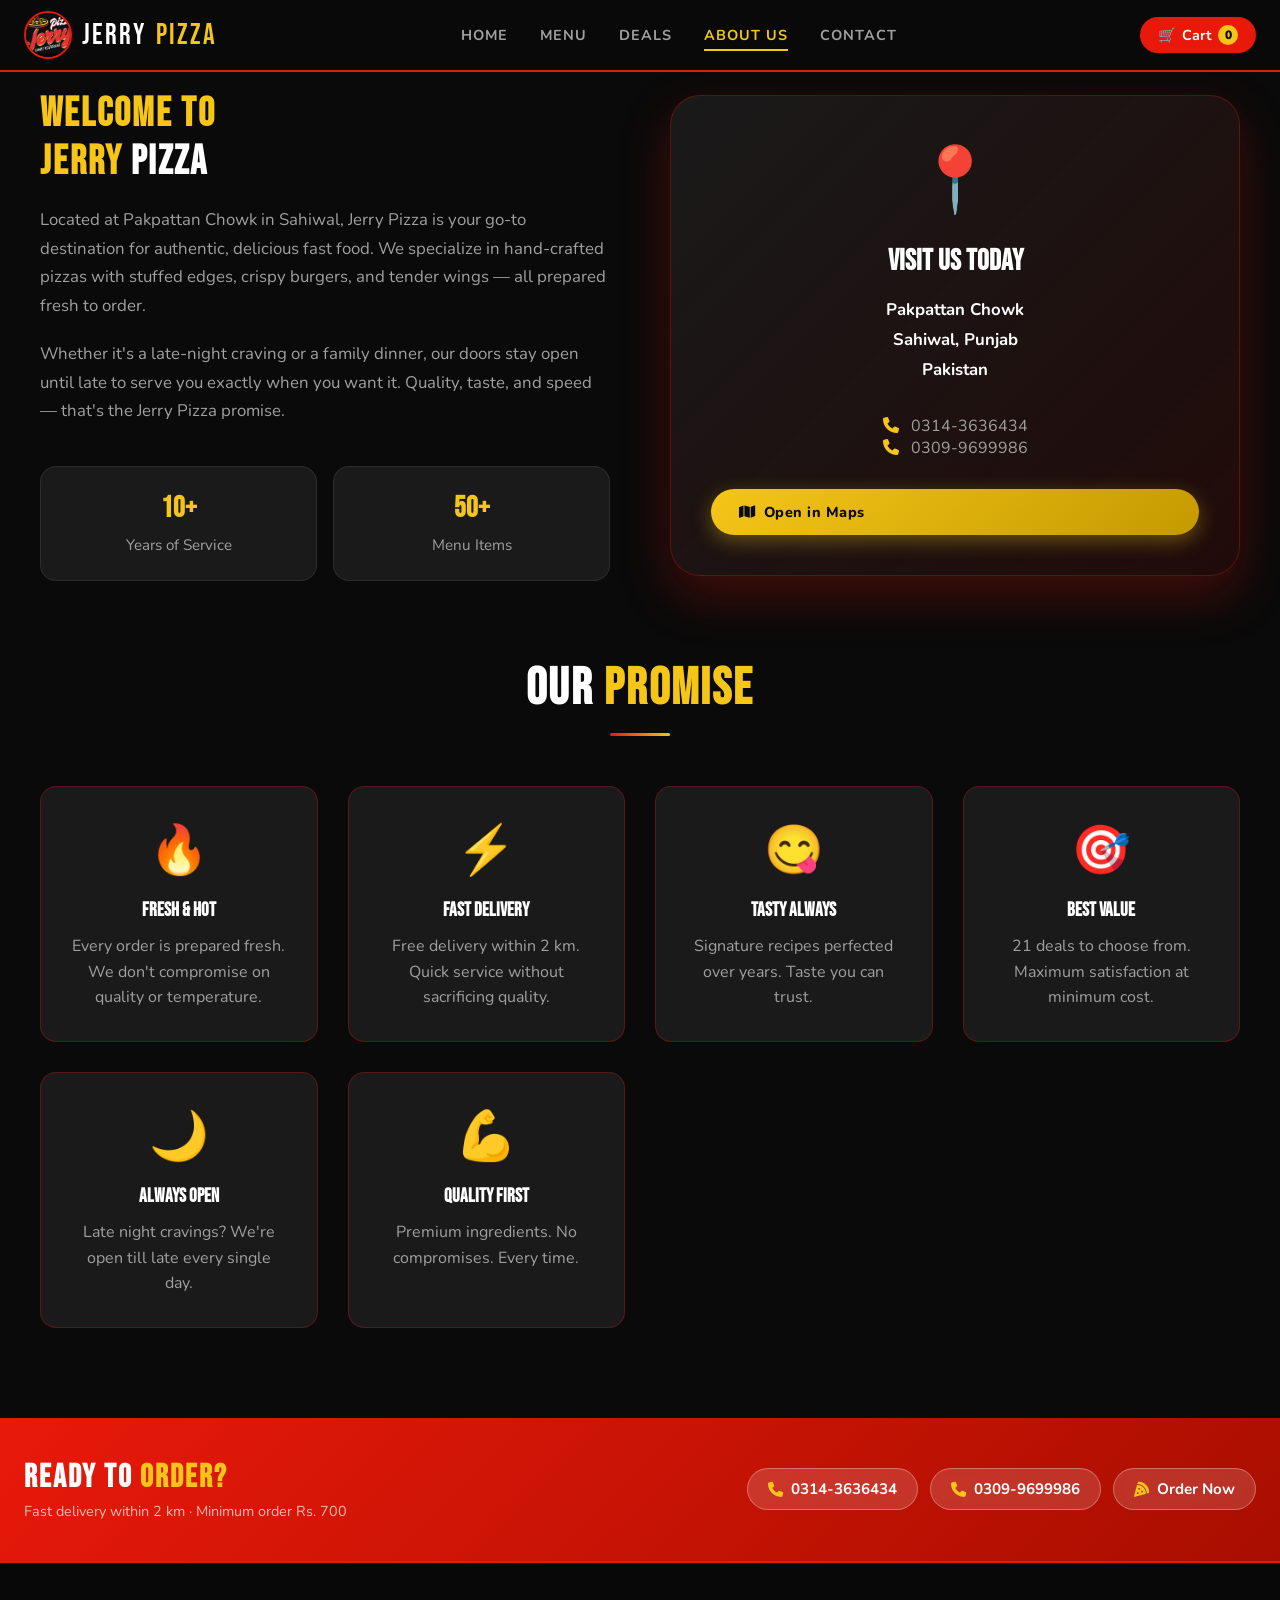
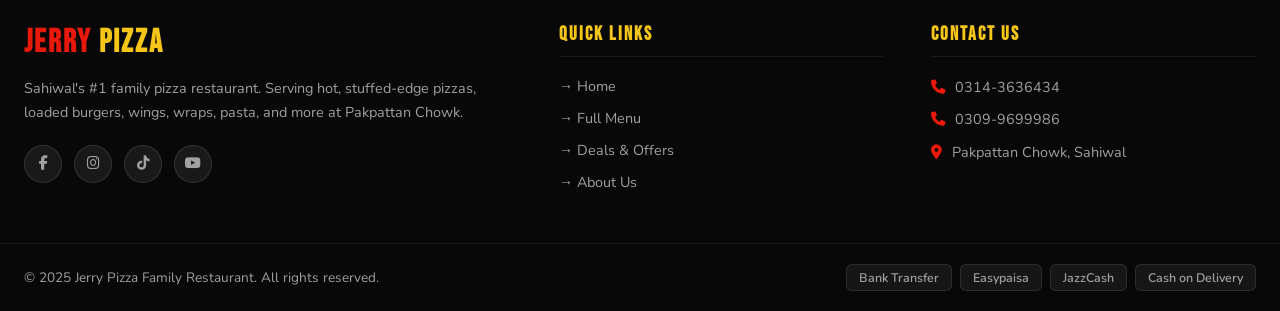
<file: about.html>
<!DOCTYPE html>
<html lang="en">
<head>
  <meta charset="UTF-8" />
  <meta name="viewport" content="width=device-width, initial-scale=1.0" />
  <title>About Us | Jerry Pizza — Pakpattan Chowk, Sahiwal</title>
  <link href="https://fonts.googleapis.com/css2?family=Bebas+Neue&family=Satisfy&family=Nunito:wght@400;600;700;800;900&display=swap" rel="stylesheet" />
  <link rel="stylesheet" href="https://cdnjs.cloudflare.com/ajax/libs/font-awesome/6.4.2/css/all.min.css">
  <link rel="stylesheet" href="styles.css" />
</head>
<body>

  <!-- SEO Meta Tags -->
  <title>About Jerry Pizza | Family Restaurant Sahiwal | Quality & Tradition</title>
  <meta name="description" content="About Jerry Pizza – Family restaurant at Pakpattan Chowk, Sahiwal. Hand-tossed stuffed-crust pizzas with fresh ingredients. Quality service since 2023.">
  <meta name="keywords" content="about Jerry Pizza, family restaurant Sahiwal, pizza restaurant story, Pakpattan Chowk">
  <meta name="author" content="Jerry Pizza">
  <meta name="robots" content="index, follow">
  
  <!-- Open Graph Tags -->
  <meta property="og:title" content="About Jerry Pizza – Sahiwal's Family Restaurant">
  <meta property="og:description" content="Learn about Jerry Pizza – quality pizzas, fresh ingredients, family values.">
  <meta property="og:image" content="https://jerrypizza.me/assets/logo.png">
  <meta property="og:url" content="https://jerrypizza.me/about">
  <meta property="og:type" content="business.business">
  
  <!-- Canonical URL -->
  <link rel="canonical" href="https://jerrypizza.me/about">
  
  <!-- Breadcrumb Schema -->
  <script type="application/ld+json">
  {
    "@context": "https://schema.org",
    "@type": "BreadcrumbList",
    "itemListElement": [
      {
        "@type": "ListItem",
        "position": 1,
        "name": "Home",
        "item": "https://jerrypizza.me/"
      },
      {
        "@type": "ListItem",
        "position": 2,
        "name": "About Us",
        "item": "https://jerrypizza.me/about"
      }
    ]
  }
  </script>
  
  <!-- LocalBusiness Schema -->
  <script type="application/ld+json">
  {
    "@context": "https://schema.org",
    "@type": "LocalBusiness",
    "name": "Jerry Pizza",
    "@id": "https://jerrypizza.me/about",
    "image": "https://jerrypizza.me/assets/logo.png",
    "description": "Family restaurant serving hand-tossed stuffed-crust pizzas with fresh ingredients",
    "address": {
      "@type": "PostalAddress",
      "streetAddress": "Pakpattan Chowk",
      "addressLocality": "Sahiwal",
      "addressRegion": "Punjab",
      "postalCode": "57000",
      "addressCountry": "PK"
    },
    "telephone": "+92-314-3636434",
    "url": "https://jerrypizza.me",
    "priceRange": "$$",
    "cuisine": ["Pizza", "Burger", "Pakistani"],
    "founders": [
      {
        "@type": "Person",
        "name": "Jerry Pizza Team"
      }
    ]
  }
  </script>

<!-- CART OVERLAY -->
<div class="cart-overlay" id="overlay" onclick="closeAll()"></div>

<!-- CART DRAWER -->
<aside class="cart-drawer" id="cart-drawer">
  <div class="cart-header">
    <h3>YOUR CART</h3>
    <span class="close-cart" onclick="toggleCartDrawer()"><i class="fa-solid fa-xmark"></i></span>
  </div>
  <ul class="cart-items" id="cart-items-list"></ul>
  <div id="cart-empty-msg" class="cart-empty">
    <i class="fa-solid fa-pizza-slice" style="font-size:2rem; color:var(--muted); display:block; margin-bottom:12px;"></i>
    Your cart is empty.
  </div>
  <div class="cart-footer">
    <div class="cart-total" id="cart-total-row" style="display:none;">
      <span>Total</span>
      <span id="cart-total-price">Rs. 0</span>
    </div>
    <div class="checkout-form" id="checkout-form" style="display:none;">
      <input type="text" id="cust-name" placeholder="Your Name" required>
      <input type="tel" id="cust-phone" placeholder="Phone Number" required>
      <textarea id="cust-address" placeholder="Delivery Address" rows="2" required></textarea>
    </div>
    <button class="btn btn-primary" style="width:100%;justify-content:center;" id="checkout-btn" style="display:none;" onclick="processCheckout()">
      <i class="fa-brands fa-whatsapp"></i> Place Order
    </button>
  </div>
</aside>

<!-- ===== HEADER ===== -->
<header class="global-header" style="margin-bottom: 70px;">
  <div class="container-nav">
<a href="index.html" class="logo">
  <img src="assets/logo.png" alt="Jerry Pizza Logo" class="logo-img">
  JERRY <span>PIZZA</span>
</a>

    <nav class="main-nav" id="nav-menu">
      <ul>
        <li><a href="index.html">Home</a></li>
        <li><a href="menu.html">Menu</a></li>
        <li><a href="deals.html">Deals</a></li>
        <li><a href="about.html" class="active">About Us</a></li>
        <li><a href="#contact">Contact</a></li>
      </ul>
    </nav>

    <div class="header-actions">
      <div class="cart-trigger" onclick="toggleCartDrawer()">
        🛒 <span class="cart-text">Cart</span>
        <span class="cart-badge" id="global-cart-badge">0</span>
      </div>
      <div class="hamburger" id="hamburger" onclick="toggleNav()">
        <span class="bar"></span>
        <span class="bar"></span>
        <span class="bar"></span>
      </div>
    </div>
  </div>
</header>

<!-- ===== ABOUT PAGE ===== -->
<main class="section-padding">
  <div class="container">
    <div style="display: grid; grid-template-columns: 1fr 1fr; gap: 60px; align-items: center;" class="anim-fade-up">
      
      <div>
        <h2 style="font-family: var(--font-display); font-size: 2.5rem; margin-bottom: 20px; color: var(--gold); letter-spacing: 2px;">
          Welcome to<br>JERRY <span style="color: var(--white);">PIZZA</span>
        </h2>
        <p style="color: var(--muted); font-size: 1.05rem; margin-bottom: 20px; line-height: 1.7;">
          Located at Pakpattan Chowk in Sahiwal, Jerry Pizza is your go-to destination for authentic, delicious fast food. We specialize in hand-crafted pizzas with stuffed edges, crispy burgers, and tender wings — all prepared fresh to order.
        </p>
        <p style="color: var(--muted); font-size: 1.05rem; margin-bottom: 40px; line-height: 1.7;">
          Whether it's a late-night craving or a family dinner, our doors stay open until late to serve you exactly when you want it. Quality, taste, and speed — that's the Jerry Pizza promise.
        </p>
        
        <div style="display: grid; grid-template-columns: 1fr 1fr; gap: 16px;">
          <div style="background: var(--bg-card); padding: 24px; border-radius: var(--radius); border: 1px solid rgba(255,255,255,0.08); text-align: center;">
            <h3 style="color: var(--gold); font-family: var(--font-display); font-size: 1.8rem; margin-bottom: 8px;">10+</h3>
            <span style="font-size: 0.95rem; color: var(--muted);">Years of Service</span>
          </div>
          <div style="background: var(--bg-card); padding: 24px; border-radius: var(--radius); border: 1px solid rgba(255,255,255,0.08); text-align: center;">
            <h3 style="color: var(--gold); font-family: var(--font-display); font-size: 1.8rem; margin-bottom: 8px;">50+</h3>
            <span style="font-size: 0.95rem; color: var(--muted);">Menu Items</span>
          </div>
        </div>
      </div>

      <div>
        <div style="background: linear-gradient(135deg, var(--bg-card), rgba(232,25,10,0.1)); border-radius: 30px; padding: 40px; text-align: center; box-shadow: 0 20px 50px rgba(232,25,10,0.25); border: 1px solid rgba(232,25,10,0.3);">
          <span style="font-size: 4rem; display: block; margin-bottom: 20px;">📍</span>
          <h3 style="margin-bottom: 16px; font-size: 1.8rem; color: var(--white); font-family: var(--font-display);">Visit Us Today</h3>
          <p style="color: var(--muted); margin-bottom: 30px; line-height: 1.8; font-size: 1.05rem;">
            <strong style="color: var(--white);">Pakpattan Chowk<br>Sahiwal, Punjab<br>Pakistan</strong>
          </p>
          <p style="color: var(--muted); margin-bottom: 30px; font-size: 1rem;">
            <i class="fa-solid fa-phone" style="color: var(--gold); margin-right: 8px;"></i> 0314-3636434<br>
            <i class="fa-solid fa-phone" style="color: var(--gold); margin-right: 8px;"></i> 0309-9699986
          </p>
          <a href="https://maps.google.com/?q=Jerry+Pizza+Pakpattan+Chowk+Sahiwal" target="_blank" class="btn btn-primary" style="width: 100%;">
            <i class="fa-solid fa-map"></i> Open in Maps
          </a>
        </div>
      </div>

    </div>

    <!-- VALUES SECTION -->
    <div style="margin-top: 80px;">
      <div style="text-align: center; margin-bottom: 50px;">
        <h2 class="section-title">OUR <span style="color: var(--gold);">PROMISE</span></h2>
        <div class="gold-divider"></div>
      </div>

      <div style="display: grid; grid-template-columns: repeat(auto-fit, minmax(250px, 1fr)); gap: 30px;">
        <div class="anim-fade-up" style="background: var(--bg-card); padding: 30px; border-radius: var(--radius); border: 1px solid rgba(232,25,10,0.3); text-align: center;">
          <div style="font-size: 3rem; margin-bottom: 16px;">🔥</div>
          <h3 style="color: var(--white); margin-bottom: 12px; font-family: var(--font-display);">Fresh & Hot</h3>
          <p style="color: var(--muted); line-height: 1.6;">Every order is prepared fresh. We don't compromise on quality or temperature.</p>
        </div>

        <div class="anim-fade-up" style="background: var(--bg-card); padding: 30px; border-radius: var(--radius); border: 1px solid rgba(232,25,10,0.3); text-align: center;">
          <div style="font-size: 3rem; margin-bottom: 16px;">⚡</div>
          <h3 style="color: var(--white); margin-bottom: 12px; font-family: var(--font-display);">Fast Delivery</h3>
          <p style="color: var(--muted); line-height: 1.6;">Free delivery within 2 km. Quick service without sacrificing quality.</p>
        </div>

        <div class="anim-fade-up" style="background: var(--bg-card); padding: 30px; border-radius: var(--radius); border: 1px solid rgba(232,25,10,0.3); text-align: center;">
          <div style="font-size: 3rem; margin-bottom: 16px;">😋</div>
          <h3 style="color: var(--white); margin-bottom: 12px; font-family: var(--font-display);">Tasty Always</h3>
          <p style="color: var(--muted); line-height: 1.6;">Signature recipes perfected over years. Taste you can trust.</p>
        </div>

        <div class="anim-fade-up" style="background: var(--bg-card); padding: 30px; border-radius: var(--radius); border: 1px solid rgba(232,25,10,0.3); text-align: center;">
          <div style="font-size: 3rem; margin-bottom: 16px;">🎯</div>
          <h3 style="color: var(--white); margin-bottom: 12px; font-family: var(--font-display);">Best Value</h3>
          <p style="color: var(--muted); line-height: 1.6;">21 deals to choose from. Maximum satisfaction at minimum cost.</p>
        </div>

        <div class="anim-fade-up" style="background: var(--bg-card); padding: 30px; border-radius: var(--radius); border: 1px solid rgba(232,25,10,0.3); text-align: center;">
          <div style="font-size: 3rem; margin-bottom: 16px;">🌙</div>
          <h3 style="color: var(--white); margin-bottom: 12px; font-family: var(--font-display);">Always Open</h3>
          <p style="color: var(--muted); line-height: 1.6;">Late night cravings? We're open till late every single day.</p>
        </div>

        <div class="anim-fade-up" style="background: var(--bg-card); padding: 30px; border-radius: var(--radius); border: 1px solid rgba(232,25,10,0.3); text-align: center;">
          <div style="font-size: 3rem; margin-bottom: 16px;">💪</div>
          <h3 style="color: var(--white); margin-bottom: 12px; font-family: var(--font-display);">Quality First</h3>
          <p style="color: var(--muted); line-height: 1.6;">Premium ingredients. No compromises. Every time.</p>
        </div>
      </div>
    </div>
  </div>
</main>

<!-- ===== CONTACT BAR ===== -->
<div class="contact-bar" id="contact">
  <div class="contact-bar-inner">
    <div>
      <h2>READY TO <span>ORDER?</span></h2>
      <p style="color:rgba(255,255,255,0.7); font-size:0.9rem; margin-top:4px;">Fast delivery within 2 km · Minimum order Rs. 700</p>
    </div>
    <div class="contact-pills">
      <a href="tel:03143636434" class="contact-pill">
        <i class="fa-solid fa-phone"></i> 0314-3636434
      </a>
      <a href="tel:03099699986" class="contact-pill">
        <i class="fa-solid fa-phone"></i> 0309-9699986
      </a>
      <a href="menu.html" class="contact-pill">
        <i class="fa-solid fa-pizza-slice"></i> Order Now
      </a>
    </div>
  </div>
</div>

<!-- ===== FOOTER ===== -->
<footer class="site-footer">
  <div class="footer-main">
    <div class="footer-col">
      <h2>JERRY <span>PIZZA</span></h2>
      <p>Sahiwal's #1 family pizza restaurant. Serving hot, stuffed-edge pizzas, loaded burgers, wings, wraps, pasta, and more at Pakpattan Chowk.</p>
<div class="social-icons">
  <a href="#" id="link-fb"><i class="fa-brands fa-facebook-f"></i></a>
  <a href="#" id="link-insta"><i class="fa-brands fa-instagram"></i></a>
  <a href="#" id="link-tiktok"><i class="fa-brands fa-tiktok"></i></a>
  <a href="#" id="link-yt"><i class="fa-brands fa-youtube"></i></a>
</div>
    </div>

    <div class="footer-col">
      <h3>QUICK LINKS</h3>
      <ul>
        <li><a href="index.html">→ Home</a></li>
        <li><a href="menu.html">→ Full Menu</a></li>
        <li><a href="deals.html">→ Deals & Offers</a></li>
        <li><a href="about.html">→ About Us</a></li>
      </ul>
    </div>

    <div class="footer-col">
      <h3>CONTACT US</h3>
      <p><i class="fa-solid fa-phone" style="color:var(--red);margin-right:6px;"></i> 0314-3636434</p>
      <p><i class="fa-solid fa-phone" style="color:var(--red);margin-right:6px;"></i> 0309-9699986</p>
      <p><i class="fa-solid fa-location-dot" style="color:var(--red);margin-right:6px;"></i> Pakpattan Chowk, Sahiwal</p>
    </div>
  </div>

  <div class="footer-bottom">
    <p>© 2025 Jerry Pizza Family Restaurant. All rights reserved.</p>
    <div class="payment-methods">
      <span class="pay-badge">Bank Transfer</span>
      <span class="pay-badge">Easypaisa</span>
      <span class="pay-badge">JazzCash</span>
      <span class="pay-badge">Cash on Delivery</span>
    </div>
  </div>
</footer>

<script>
let cart = [];

function toggleCartDrawer() {
  document.getElementById('cart-drawer').classList.toggle('open');
  document.getElementById('overlay').classList.toggle('active');
}

function closeAll() {
  document.getElementById('cart-drawer').classList.remove('open');
  document.getElementById('nav-menu').classList.remove('open');
  document.getElementById('overlay').classList.remove('active');
}

function toggleNav() {
  document.getElementById('nav-menu').classList.toggle('open');
  document.getElementById('overlay').classList.toggle('active');
}

function addToCart(name, price) {
  cart.push({ name, price });
  renderCart();
}

function removeFromCart(i) {
  cart.splice(i, 1);
  renderCart();
}

function renderCart() {
  const list = document.getElementById('cart-items-list');
  const empty = document.getElementById('cart-empty-msg');
  const totalRow = document.getElementById('cart-total-row');
  const badge = document.getElementById('global-cart-badge');

  badge.textContent = cart.length;
  list.innerHTML = '';

  if (cart.length === 0) {
    empty.style.display = 'block';
    totalRow.style.display = 'none';
    document.getElementById('checkout-btn').style.display = 'none';
    document.getElementById('checkout-form').style.display = 'none';
  } else {
    empty.style.display = 'none';
    totalRow.style.display = 'flex';
    document.getElementById('checkout-btn').style.display = 'block';
    document.getElementById('checkout-form').style.display = 'flex';

    let total = 0;
    cart.forEach((item, i) => {
      total += item.price;
      list.innerHTML += `
        <li class="cart-item">
          <span class="cart-item-name">${item.name}</span>
          <span class="cart-item-price">Rs. ${item.price}</span>
          <span class="cart-item-remove" onclick="removeFromCart(${i})"><i class="fa-solid fa-xmark"></i></span>
        </li>`;
    });
    document.getElementById('cart-total-price').textContent = `Rs. ${total}`;
  }
}

function processCheckout() {
  const name = document.getElementById('cust-name')?.value.trim() || '';
  const phone = document.getElementById('cust-phone')?.value.trim() || '';
  const address = document.getElementById('cust-address')?.value.trim() || '';

  if (!name || !phone || !address) {
    alert("Please fill in all fields.");
    return;
  }

  let orderText = `*Order - Jerry Pizza*\n\nName: ${name}\nPhone: ${phone}\nAddress: ${address}\n\n*Items:*\n`;
  let total = 0;
  let counts = {};
  cart.forEach(item => {
    if (!counts[item.name]) counts[item.name] = { price: item.price, qty: 0 };
    counts[item.name].qty++;
    total += item.price;
  });
  Object.entries(counts).forEach(([name, data]) => {
    orderText += `- ${data.qty}x ${name} (Rs. ${data.price})\n`;
  });
  orderText += `\nTotal: Rs. ${total}`;

  const whatsappUrl = `https://wa.me/923143636434?text=${encodeURIComponent(orderText)}`;
  window.open(whatsappUrl, '_blank');
  cart = [];
  renderCart();
  toggleCartDrawer();
}

function initScrollAnim() {
  const els = document.querySelectorAll('.anim-fade-up');
  const io = new IntersectionObserver((entries) => {
    entries.forEach(e => { if (e.isIntersecting) e.target.classList.add('visible'); });
  }, { threshold: 0.15 });
  els.forEach(el => io.observe(el));
}

document.addEventListener('DOMContentLoaded', () => {
  initScrollAnim();
});
</script>
  <script src="link.js"></script>

</body>
</html>
</file>
<file: styles.css>
/* ============================================================
   JERRY PIZZA — Dark Theme CSS
   ============================================================ */
@import url('https://fonts.googleapis.com/css2?family=Bebas+Neue&family=Satisfy&family=Nunito:wght@400;600;700;800;900&display=swap');

:root {
  --red:        #e8190a;
  --red-deep:   #a80e00;
  --gold:       #f5c518;
  --gold-dark:  #c49a00;
  --black:      #0a0a0a;
  --bg-dark:    #111111;
  --bg-card:    #1a1a1a;
  --bg-section: #161616;
  --white:      #ffffff;
  --muted:      #a0a0a0;
  --radius:     16px;
  --font-display: 'Bebas Neue', sans-serif;
  --font-script:  'Satisfy', cursive;
  --font-body:    'Nunito', sans-serif;
}

*, *::before, *::after { margin: 0; padding: 0; box-sizing: border-box; }
html { scroll-behavior: smooth; }
body {
  background: var(--black);
  color: var(--white);
  font-family: var(--font-body);
  overflow-x: hidden;
}
img { display: block; max-width: 100%; }
a { text-decoration: none; color: inherit; }
ul, ol { list-style: none; }
button { border: none; background: none; font-family: inherit; cursor: pointer; outline: none; }

::-webkit-scrollbar { width: 6px; }
::-webkit-scrollbar-track { background: var(--black); }
::-webkit-scrollbar-thumb { background: var(--red); border-radius: 4px; }

/* ===== UTILITIES ===== */
.container { max-width: 1280px; margin: 0 auto; padding: 0 24px; }
.section-padding { padding: 90px 0; }
.text-center { text-align: center; }
.section-label {
  display: inline-block;
  font-family: var(--font-script); font-size: 1.2rem; color: var(--gold);
  margin-bottom: 8px;
}
.section-title {
  font-family: var(--font-display);
  font-size: clamp(2rem, 4vw, 3.2rem);
  letter-spacing: 2px; line-height: 1.1;
}
.gold-divider {
  width: 60px; height: 3px;
  background: linear-gradient(90deg, var(--red), var(--gold));
  border-radius: 2px; margin: 16px auto 24px;
}
.text-muted { color: var(--muted); }

/* ===== BUTTONS ===== */
.btn {
  display: inline-flex; align-items: center; gap: 8px;
  padding: 13px 28px; border-radius: 40px;
  font-family: var(--font-body); font-weight: 800;
  font-size: 0.9rem; letter-spacing: 0.5px;
  cursor: pointer; border: none;
  transition: all 0.2s ease;
}
.btn-primary {
  background: linear-gradient(135deg, var(--gold), var(--gold-dark));
  color: var(--black);
  box-shadow: 0 6px 20px rgba(245,197,24,0.35);
}
.btn-primary:hover { transform: translateY(-3px); box-shadow: 0 10px 28px rgba(245,197,24,0.5); }
.btn-outline {
  background: transparent;
  color: var(--white); border: 2px solid var(--white);
}
.btn-outline:hover { background: var(--white); color: var(--black); }
.btn-red {
  background: var(--red); color: var(--white);
  box-shadow: 0 6px 20px rgba(232,25,10,0.35);
}
.btn-red:hover { background: var(--red-deep); transform: translateY(-3px); }

/* ===== HEADER ===== */
.global-header {
  position: fixed; top: 0; left: 0; width: 100%; z-index: 1000;
  background: rgba(10,10,10,0.92);
  backdrop-filter: blur(18px);
  border-bottom: 2px solid var(--red);
  padding: 0 24px;
}
.container-nav {
  max-width: 1280px; margin: 0 auto;
  display: flex; align-items: center; justify-content: space-between;
  height: 70px;
}
.logo {
  display: flex; align-items: center; gap: 10px;
  font-family: var(--font-display); font-size: 1.8rem;
  color: var(--white); letter-spacing: 2px;
}
.logo-icon {
  width: 44px; height: 44px;
  background: var(--red);
  border-radius: 50%;
  display: flex; align-items: center; justify-content: center;
  font-size: 1.3rem;
}
.logo span { color: var(--gold); }

.main-nav ul { display: flex; gap: 32px; list-style: none; }
.main-nav a {
  font-family: var(--font-body); font-weight: 700; font-size: 0.9rem;
  letter-spacing: 1px; text-transform: uppercase;
  color: var(--muted); transition: color .2s;
  padding-bottom: 4px; border-bottom: 2px solid transparent;
}
.main-nav a:hover, .main-nav a.active {
  color: var(--gold); border-bottom-color: var(--gold);
}

/* Desktop: always show nav inline */
@media (min-width: 769px) {
  .main-nav {
    display: flex !important;
    position: static;
    background: none;
    flex-direction: row;
    align-items: center;
    padding: 0;
    z-index: auto;
  }
}

.header-actions { display: flex; align-items: center; gap: 16px; }
.cart-trigger {
  display: flex; align-items: center; gap: 6px;
  background: var(--red); color: var(--white);
  padding: 8px 18px; border-radius: 30px;
  font-weight: 700; font-size: 0.9rem; cursor: pointer;
  transition: background .2s, transform .15s;
}
.cart-trigger:hover { background: var(--red-deep); transform: scale(1.04); }
.cart-badge {
  background: var(--gold); color: var(--black);
  border-radius: 50%; width: 20px; height: 20px;
  font-size: 0.75rem; font-weight: 900;
  display: flex; align-items: center; justify-content: center;
}
.hamburger { display: none; flex-direction: column; gap: 5px; cursor: pointer; padding: 4px; }
.bar { width: 26px; height: 2px; background: var(--white); border-radius: 2px; transition: all .3s; }

/* ===== CART DRAWER ===== */
.cart-overlay {
  position: fixed; inset: 0; background: rgba(0,0,0,0.6);
  z-index: 9998; opacity: 0; pointer-events: none;
  transition: opacity .3s;
}
.cart-overlay.open { opacity: 1; pointer-events: all; }

.cart-drawer {
  position: fixed; top: 0; right: 0;
  width: 380px; height: 100vh;
  background: var(--bg-dark);
  border-left: 2px solid var(--red);
  z-index: 9999;
  transform: translateX(100%);
  transition: transform .35s ease;
  padding: 0;
  
  /* FIXED: Added Flex layout to prevent "stuck" height */
  display: flex; 
  flex-direction: column;
  overflow: hidden; 
}
.cart-drawer.open { transform: translateX(0); }

.cart-header {
  flex-shrink: 0; /* Header stays at top */
  display: flex; align-items: center; justify-content: space-between;
  padding: 24px;
  background: linear-gradient(135deg, var(--bg-card), rgba(232,25,10,0.1));
  border-bottom: 1px solid rgba(255,255,255,0.08);
}
.cart-header h3 {
  font-family: var(--font-display); font-size: 1.6rem; color: var(--gold);
  letter-spacing: 2px;
}

.cart-body {
  flex: 1; /* Takes up all middle space */
  padding: 24px; 
  overflow-y: auto; /* FIXED: Enables scrolling/slider for items only */
  display: flex; flex-direction: column; gap: 12px;
}

/* Custom Scrollbar for the Cart Slider */
.cart-body::-webkit-scrollbar { width: 4px; }
.cart-body::-webkit-scrollbar-thumb { background: var(--red); border-radius: 10px; }

.cart-empty {
  color: var(--muted); text-align: center; padding: 60px 20px;
  font-size: 0.95rem; line-height: 1.6;
}

.cart-item {
  display: flex; align-items: center; justify-content: space-between;
  padding: 14px; background: var(--bg-card);
  border: 1px solid rgba(255,255,255,0.08);
  border-radius: var(--radius);
  font-size: 0.9rem;
  flex-shrink: 0; /* Prevents items from squishing */
}
.cart-item-name { color: var(--white); flex: 1; }
.cart-item-price { color: var(--gold); font-weight: 700; margin: 0 16px; }
.cart-item-remove { cursor: pointer; color: var(--muted); transition: 0.2s; }

.cart-footer {
  flex-shrink: 0; /* Footer stays at bottom */
  padding: 24px;
  border-top: 1px solid rgba(255,255,255,0.08);
  background: var(--bg-card);
  box-shadow: 0 -10px 30px rgba(0,0,0,0.3);
}

.cart-total {
  display: flex; justify-content: space-between;
  padding: 16px 0; font-weight: 800; font-size: 1rem;
  border-bottom: 1px solid rgba(255,255,255,0.08);
  margin-bottom: 16px;
}
.cart-total span:last-child { color: var(--gold); font-family: var(--font-display); font-size: 1.3rem; }

/* ===== MOBILE ADJUSTMENTS ===== */
@media (max-width: 768px) {
  .cart-drawer { 
    width: 100%; 
    height: 100%;
  }
  .cart-body {
    padding: 15px; /* More space for fingers on mobile */
  }
  .cart-footer {
    padding-bottom: env(safe-area-inset-bottom, 20px); /* Handles mobile notches */
  }
}

.checkout-form {
  display: flex; flex-direction: column; gap: 12px;
  margin-bottom: 16px;
}
.checkout-form input,
.checkout-form textarea {
  width: 100%;
  padding: 10px 14px;
  background: rgba(255,255,255,0.08);
  border: 1px solid rgba(255,255,255,0.15);
  border-radius: 8px;
  color: var(--white);
  font-family: var(--font-body);
  font-size: 0.9rem;
  transition: border-color .2s;
}
.checkout-form input::placeholder,
.checkout-form textarea::placeholder { color: var(--muted); }
.checkout-form input:focus,
.checkout-form textarea:focus {
  outline: none;
  border-color: var(--gold);
  background: rgba(255,255,255,0.12);
}

/* ===== ANIMATIONS ===== */
@keyframes fadeUp {
  to { opacity: 1; transform: translateY(0); }
}
@keyframes slideOutLeft {
  from { transform: translateX(0) scale(1); opacity: 1; }
  to { transform: translateX(-120%) scale(0.8); opacity: 0; }
}
@keyframes slideInRight {
  from { transform: translateX(120%) scale(0.8); opacity: 0; }
  to { transform: translateX(0) scale(1); opacity: 1; }
}
@keyframes slideOutRight {
  from { transform: translateX(0) scale(1); opacity: 1; }
  to { transform: translateX(120%) scale(0.8); opacity: 0; }
}
@keyframes slideInLeft {
  from { transform: translateX(-120%) scale(0.8); opacity: 0; }
  to { transform: translateX(0) scale(1); opacity: 1; }
}
@keyframes bounce {
  0%, 100% { transform: translateX(-50%) translateY(0); }
  50% { transform: translateX(-50%) translateY(8px); }
}
@keyframes pulse-glow {
  0%, 100% { transform: translate(-50%, -50%) scale(1); opacity: 0.7; }
  50% { transform: translate(-50%, -50%) scale(1.1); opacity: 1; }
}

.anim-fade-up {
  opacity: 0; transform: translateY(40px);
  transition: opacity 0.7s ease, transform 0.7s ease;
}
.anim-fade-up.visible { opacity: 1; transform: translateY(0); }

/* ===== PIZZA HERO SECTION ===== */
.pizza-hero {
  position: relative;
  min-height: 100vh;
  display: flex; align-items: center;
  overflow: hidden;
  padding-top: 70px;
}

.slider-bg {
  position: absolute; inset: 0;
  transition: background 0.8s ease;
  z-index: 0;
}
.slider-bg::after {
  content: '';
  position: absolute; inset: 0;
  background: linear-gradient(135deg, rgba(0,0,0,0.85) 40%, rgba(0,0,0,0.3) 100%);
  z-index: 1;
}

.hero-stripe {
  position: absolute;
  top: -10%; left: -5%;
  width: 55%; height: 130%;
  background: linear-gradient(165deg, #e8190a 0%, #8b0000 100%);
  clip-path: polygon(0 0, 80% 0, 60% 100%, 0 100%);
  z-index: 1;
  opacity: 0.95;
}

.hero-inner {
  position: relative; z-index: 10;
  max-width: 1280px; margin: 0 auto;
  padding: 0 40px;
  display: grid; grid-template-columns: 1fr 1fr;
  align-items: center; gap: 40px;
  width: 100%;
  min-height: calc(100vh - 70px);
}

.hero-text { position: relative; }
.hero-eyebrow {
  font-family: var(--font-script);
  font-size: 1.4rem; color: var(--gold);
  margin-bottom: 8px;
  opacity: 0; transform: translateY(20px);
  animation: fadeUp 0.6s ease 0.3s forwards;
}
.hero-title {
  font-family: var(--font-display);
  font-size: clamp(3.5rem, 7vw, 6rem);
  line-height: 0.95;
  color: var(--white);
  text-shadow: 3px 3px 0 rgba(0,0,0,0.4);
  opacity: 0; transform: translateY(30px);
  animation: fadeUp 0.7s ease 0.5s forwards;
}
.hero-title span { color: var(--gold); }
.hero-subtitle {
  font-size: 1.05rem; color: rgba(255,255,255,0.8);
  max-width: 420px; line-height: 1.6;
  margin: 18px 0 28px;
  opacity: 0; transform: translateY(20px);
  animation: fadeUp 0.7s ease 0.7s forwards;
}
.hero-btns {
  display: flex; gap: 14px; flex-wrap: wrap;
  opacity: 0; transform: translateY(20px);
  animation: fadeUp 0.7s ease 0.9s forwards;
}

.slider-dots {
  position: absolute;
  bottom: -60px; left: 0;
  display: flex; gap: 10px;
}
.dot {
  width: 10px; height: 10px;
  border-radius: 50%; background: rgba(255,255,255,0.3);
  cursor: pointer; transition: all .3s;
}
.dot.active { background: var(--gold); width: 28px; border-radius: 6px; }

.hero-pizza-area {
  position: relative;
  display: flex; flex-direction: column;
  align-items: center; justify-content: center;
  gap: 24px;
}

.pizza-slide-wrapper {
  position: relative;
  width: 100%; max-width: 500px;
}

.pizza-glow {
  position: absolute;
  top: 50%; left: 50%;
  transform: translate(-50%, -50%);
  width: 420px; height: 420px;
  border-radius: 50%;
  background: radial-gradient(circle, rgba(245,197,24,0.35) 0%, rgba(232,25,10,0.15) 50%, transparent 70%);
  animation: pulse-glow 3s ease-in-out infinite;
  z-index: 0;
}

.pizza-img-frame {
  position: relative; z-index: 2;
  width: 380px; height: 380px;
  border-radius: 50%;
  overflow: hidden;
  border: 4px solid var(--gold);
  box-shadow: 0 0 60px rgba(245,197,24,0.4), 0 20px 60px rgba(0,0,0,0.6);
  transition: transform 0.4s ease, box-shadow 0.4s ease;
}
.pizza-img-frame:hover {
  transform: scale(1.04) rotate(-1deg);
  box-shadow: 0 0 80px rgba(245,197,24,0.6), 0 25px 70px rgba(0,0,0,0.7);
}
.pizza-img-frame img {
  width: 100%; height: 100%;
  object-fit: cover;
  transition: transform 0.6s ease;
}
.pizza-img-frame:hover img { transform: scale(1.1); }

.pizza-img-frame.slide-out-left { animation: slideOutLeft 0.4s ease forwards; }
.pizza-img-frame.slide-in-right { animation: slideInRight 0.4s ease forwards; }
.pizza-img-frame.slide-out-right { animation: slideOutRight 0.4s ease forwards; }
.pizza-img-frame.slide-in-left { animation: slideInLeft 0.4s ease forwards; }

.pizza-info-card {
  background: rgba(255,255,255,0.06);
  border: 1px solid rgba(245,197,24,0.3);
  border-radius: var(--radius);
  padding: 18px 24px;
  text-align: center;
  backdrop-filter: blur(10px);
  width: 100%; max-width: 420px;
  transition: all 0.4s ease;
}
.pizza-info-card h3 {
  font-family: var(--font-display);
  font-size: 1.8rem; color: var(--gold);
  letter-spacing: 2px;
}
.pizza-info-card .tagline {
  font-size: 0.85rem; color: var(--muted); margin: 4px 0 8px;
  font-style: italic;
}
.pizza-info-card .pizza-desc {
  font-size: 0.82rem; color: rgba(255,255,255,0.7);
  line-height: 1.5;
}

.slider-arrow {
  position: absolute;
  top: 50%; transform: translateY(-50%);
  width: 46px; height: 46px;
  border-radius: 50%;
  background: rgba(232,25,10,0.8);
  border: 2px solid var(--gold);
  color: var(--white);
  font-size: 1rem;
  display: flex; align-items: center; justify-content: center;
  cursor: pointer; z-index: 20;
  transition: all .2s;
}
.slider-arrow:hover { background: var(--gold); color: var(--black); }
.slider-arrow.prev { left: -10px; }
.slider-arrow.next { right: -10px; }

.scroll-cue {
  position: absolute; bottom: 30px; left: 50%;
  transform: translateX(-50%);
  z-index: 10; text-align: center;
  animation: bounce 2s infinite;
}
.scroll-cue span {
  display: block; font-size: 0.7rem;
  color: rgba(255,255,255,0.5);
  letter-spacing: 2px; text-transform: uppercase;
  margin-bottom: 6px;
}
.scroll-cue i { color: var(--gold); font-size: 1.2rem; }

/* ===== FLAVORS MARQUEE ===== */
.flavors-strip {
  background: var(--red);
  padding: 12px 0;
  overflow: hidden;
  white-space: nowrap;
}
.flavors-track {
  display: inline-flex; gap: 48px;
  animation: marquee 20s linear infinite;
}
.flavor-item {
  font-family: var(--font-display);
  font-size: 1rem; letter-spacing: 3px;
  color: var(--gold);
}
.flavor-dot { color: var(--white); margin: 0 8px; }
@keyframes marquee {
  from { transform: translateX(0); }
  to { transform: translateX(-50%); }
}

/* ===== FEATURE ZIGZAG ===== */
.feature-row {
  display: grid;
  grid-template-columns: 1fr 1fr;
  align-items: center;
  gap: 60px;
  margin-bottom: 80px;
}
.feature-row:last-child { margin-bottom: 0; }
.feature-row:nth-child(even) .feature-text { order: 2; }
.feature-row:nth-child(even) .feature-image { order: 1; }

.feature-text h2 {
  font-family: var(--font-display);
  font-size: clamp(2rem, 3vw, 2.8rem);
  letter-spacing: 2px;
  color: var(--white);
  margin-bottom: 16px;
}
.feature-text h2 span { color: var(--gold); }
.feature-text p {
  color: var(--muted); line-height: 1.7; font-size: 1rem;
  margin-bottom: 24px;
}

.feature-img-circle {
  width: 380px; height: 380px; border-radius: 50%;
  overflow: hidden;
  border: 4px solid var(--red);
  box-shadow: 0 20px 60px rgba(232,25,10,0.3);
  margin: 0 auto;
  transition: transform 0.4s;
}
.feature-img-circle:hover { transform: scale(1.04) rotate(2deg); }
.feature-img-circle img { width: 100%; height: 100%; object-fit: cover; }

/* ===== MENU GRID ===== */
.menu-grid {
  display: grid;
  grid-template-columns: repeat(auto-fill, minmax(260px, 1fr));
  gap: 24px;
}

.menu-card {
  background: var(--bg-card);
  border-radius: var(--radius);
  overflow: hidden;
  border: 1px solid rgba(255,255,255,0.07);
  transition: transform 0.3s, box-shadow 0.3s, border-color 0.3s;
}
.menu-card:hover {
  transform: translateY(-8px);
  box-shadow: 0 20px 50px rgba(232,25,10,0.25);
  border-color: var(--gold);
}

.card-img {
  width: 100%; height: 180px; overflow: hidden;
  position: relative;
}
.card-img img { width: 100%; height: 100%; object-fit: cover; transition: transform 0.5s; }
.menu-card:hover .card-img img { transform: scale(1.1); }

.card-tag {
  position: absolute; top: 10px; right: 10px;
  background: var(--red); color: var(--white);
  font-size: 0.7rem; font-weight: 800;
  padding: 3px 10px; border-radius: 20px;
  letter-spacing: 1px; text-transform: uppercase;
}

.card-body { padding: 16px 18px 18px; }
.card-body h4 {
  font-family: var(--font-display);
  font-size: 1.3rem; letter-spacing: 1px;
  color: var(--white); margin-bottom: 6px;
}
.card-body p {
  color: var(--muted); font-size: 0.8rem;
  line-height: 1.5; margin-bottom: 14px;
  display: -webkit-box; -webkit-line-clamp: 2;
  -webkit-box-orient: vertical; overflow: hidden;
}

.card-footer {
  display: flex; align-items: center; justify-content: space-between;
  flex-wrap: wrap; gap: 8px;
}
.card-price { color: var(--gold); font-size: 0.9rem; font-weight: 700; }
.card-price .big-price { font-size: 1.3rem; }

/* ===== DEALS GRID ===== */
.deals-grid {
  display: grid;
  grid-template-columns: repeat(auto-fill, minmax(280px, 1fr));
  gap: 20px;
}

.deal-card {
  background: var(--bg-card);
  border: 1px solid rgba(255,255,255,0.1);
  border-radius: 12px;
  padding: 16px;
  display: flex;
  gap: 16px;
  transition: all 0.3s;
  flex-shrink: 0;
}
.deal-card:hover { transform: translateY(-5px); border-color: var(--gold); }

.deal-num {
  flex-shrink: 0;
  width: 40px; height: 40px;
  border-radius: 50%;
  background: var(--red);
  display: flex; align-items: center; justify-content: center;
  font-family: var(--font-display); font-size: 1.1rem; color: var(--white);
}

.deal-info h4 {
  font-weight: 700; font-size: 0.95rem;
  color: var(--white); margin-bottom: 6px;
  line-height: 1.4;
}

.deal-price {
  color: var(--gold); font-family: var(--font-display);
  font-size: 1.5rem; letter-spacing: 1px;
}

/* ===== REVIEWS SECTION ===== */
.reviews-section {
  background: var(--bg-dark);
  padding: 60px 0;
  border-top: 2px solid var(--red);
}

.reviews-grid {
  display: grid;
  grid-template-columns: repeat(auto-fit, minmax(280px, 1fr));
  gap: 24px;
}

.review-card {
  background: var(--bg-card);
  border: 1px solid rgba(255,255,255,0.08);
  border-radius: var(--radius);
  padding: 24px;
  transition: transform 0.3s, border-color 0.3s;
}
.review-card:hover { transform: translateY(-5px); border-color: var(--gold); }

.review-header {
  display: flex; align-items: flex-start; gap: 14px;
  margin-bottom: 16px;
}

.review-avatar {
  width: 48px; height: 48px;
  border-radius: 50%;
  background: linear-gradient(135deg, var(--red), var(--gold));
  display: flex; align-items: center; justify-content: center;
  font-family: var(--font-display);
  font-size: 1.4rem; color: var(--white); flex-shrink: 0;
}

.review-meta h4 {
  font-size: 1rem; color: var(--white); margin-bottom: 2px;
  font-weight: 700;
}
.review-meta span {
  font-size: 0.8rem; color: var(--muted);
}

.review-stars {
  display: flex; gap: 3px; margin: 8px 0;
}
.star { color: var(--gold); font-size: 0.9rem; }

.review-text {
  color: rgba(255,255,255,0.75);
  font-size: 0.9rem; line-height: 1.6;
  margin-bottom: 14px;
}

/* ===== CONTACT BAR ===== */
.contact-bar {
  background: linear-gradient(135deg, var(--red), var(--red-deep));
  padding: 40px 0;
}

.contact-bar-inner {
  max-width: 1280px; margin: 0 auto; padding: 0 24px;
  display: flex; align-items: center; justify-content: space-between;
  flex-wrap: wrap; gap: 24px;
}

.contact-bar h2 {
  font-family: var(--font-display);
  font-size: 2rem; letter-spacing: 2px; color: var(--white);
}
.contact-bar h2 span { color: var(--gold); }

.contact-pills { display: flex; gap: 12px; flex-wrap: wrap; }
.contact-pill {
  background: rgba(255,255,255,0.15);
  border: 1px solid rgba(255,255,255,0.3);
  border-radius: 40px; padding: 10px 20px;
  display: flex; align-items: center; gap: 8px;
  color: var(--white); font-weight: 700; font-size: 0.95rem;
  backdrop-filter: blur(6px);
  transition: background .2s;
}
.contact-pill:hover { background: rgba(255,255,255,0.25); }
.contact-pill i { color: var(--gold); }

/* ===== FOOTER ===== */
.site-footer { background: #080808; border-top: 2px solid var(--red); }

.footer-main {
  display: grid;
  grid-template-columns: 1.5fr 1fr 1fr;
  gap: 48px;
  max-width: 1280px; margin: 0 auto;
  padding: 60px 24px 40px;
}

.footer-col h2 {
  font-family: var(--font-display);
  font-size: 2rem; color: var(--red);
  letter-spacing: 2px; margin-bottom: 14px;
}
.footer-col h2 span { color: var(--gold); }

.footer-col h3 {
  font-family: var(--font-display);
  font-size: 1.2rem; letter-spacing: 2px;
  color: var(--gold); margin-bottom: 18px;
  border-bottom: 1px solid rgba(255,255,255,0.08);
  padding-bottom: 10px;
}

.footer-col p { color: var(--muted); line-height: 1.7; font-size: 0.9rem; margin-bottom: 8px; }
.footer-col ul { list-style: none; }
.footer-col ul li { margin-bottom: 10px; }
.footer-col ul a { color: var(--muted); font-size: 0.9rem; transition: color .2s; }
.footer-col ul a:hover { color: var(--gold); }

.social-icons { display: flex; gap: 12px; margin-top: 20px; }
.social-icons a {
  width: 38px; height: 38px; border-radius: 50%;
  background: rgba(255,255,255,0.07);
  border: 1px solid rgba(255,255,255,0.12);
  display: flex; align-items: center; justify-content: center;
  color: var(--muted); font-size: 0.9rem;
  transition: all .2s;
}
.social-icons a:hover { background: var(--red); color: var(--white); border-color: var(--red); }

.footer-bottom {
  max-width: 1280px; margin: 0 auto;
  padding: 20px 24px;
  border-top: 1px solid rgba(255,255,255,0.06);
  display: flex; align-items: center; justify-content: space-between;
  flex-wrap: wrap; gap: 12px;
}
.footer-bottom p { color: var(--muted); font-size: 0.85rem; }

.payment-methods { display: flex; gap: 8px; flex-wrap: wrap; }
.pay-badge {
  background: rgba(255,255,255,0.06);
  border: 1px solid rgba(255,255,255,0.1);
  border-radius: 6px; padding: 4px 12px;
  color: var(--muted); font-size: 0.78rem; font-weight: 600;
}

/* ===== MOBILE NAV & RESPONSIVENESS ===== */
@media (max-width: 768px) {
  .main-nav {
    display: none;
    position: fixed;
    top: 70px; left: 0; right: 0;
    height: auto;
    max-height: calc(100vh - 70px);
    background: #0a0a0a;
    flex-direction: column;
    align-items: stretch;
    justify-content: flex-start;
    padding: 0;
    z-index: 999;
    overflow-y: auto;
    border-top: 1px solid rgba(255,255,255,0.08);
    box-shadow: 0 10px 40px rgba(0,0,0,0.8);
  }
  .main-nav.open { display: flex; }
  .main-nav ul { flex-direction: column; gap: 0; width: 100%; }
  .main-nav li { width: 100%; }
  .main-nav a {
    display: block;
    padding: 18px 24px;
    text-align: center;
    border-bottom: 1px solid rgba(255,255,255,0.08) !important;
    font-size: 1rem;
    color: var(--white) !important;
  }
  .main-nav a:hover, .main-nav a.active {
    color: var(--gold) !important;
    background: rgba(245,197,24,0.06);
  }

  .hamburger { display: flex; }
  .cart-text { display: none; }

  .hero-inner {
    grid-template-columns: 1fr;
    padding: 30px 20px;
    text-align: center;
    gap: 30px;
  }
  .hero-subtitle { margin: 18px auto 28px; }
  .hero-btns { justify-content: center; }
  .slider-dots { left: 50%; transform: translateX(-50%); }

  .pizza-img-frame { width: 260px; height: 260px; }
  .pizza-glow { width: 300px; height: 300px; }

  .feature-row { grid-template-columns: 1fr; gap: 30px; }
  .feature-row:nth-child(even) .feature-text { order: 1; }
  .feature-row:nth-child(even) .feature-image { order: 2; }
  .feature-img-circle { width: 260px; height: 260px; }

  .menu-grid { grid-template-columns: repeat(auto-fill, minmax(200px, 1fr)); }
  .deals-grid { display: flex; flex-direction: column; gap: 20px; }
  .reviews-grid { grid-template-columns: 1fr; }
  
  .footer-main { grid-template-columns: 1fr; gap: 36px; }
  .cart-drawer { width: 100%; }
  .slider-arrow { display: none; }
} /* <--- THIS BRACE NOW CORRECTLY CLOSES ALL MOBILE STYLES */

/* ============================================================
   DESKTOP OPTIMIZATIONS (Outside of the Mobile Brace)
   ============================================================ */
@media (min-width: 1024px) {
  .menu-grid {
    grid-template-columns: repeat(3, 1fr); 
    gap: 30px;
  }

  .hero-inner {
    grid-template-columns: 1.2fr 0.8fr;
    text-align: left;
    padding-top: 0;
    align-items: center;
  }

  .feature-row {
    grid-template-columns: 1fr 1fr;
    gap: 100px;
    margin-bottom: 120px;
  }

  .container {
    max-width: 1280px;
    margin: 0 auto;
    padding: 0 40px;
  }

  .header-actions {
    gap: 24px;
  }
}

/* MISC STYLING */
.logo-img {
  width: 48px; height: 48px;
  border-radius: 50%; object-fit: cover;
  border: 2px solid var(--red);
}

.deal-thumb {
  width: 90px; height: 90px;
  border-radius: 12px; object-fit: cover;
  flex-shrink: 0; border: 1px solid rgba(255,255,255,0.1);
}

.size-btn {
  background: var(--red); color: var(--white);
  border: 1px solid var(--red); border-radius: 6px;
  padding: 6px 12px; font-size: 0.75rem; font-weight: 700;
  cursor: pointer; transition: all 0.2s;
}

.size-btn:hover {
  background: var(--gold); border-color: var(--gold); color: var(--black);
}
</file>
